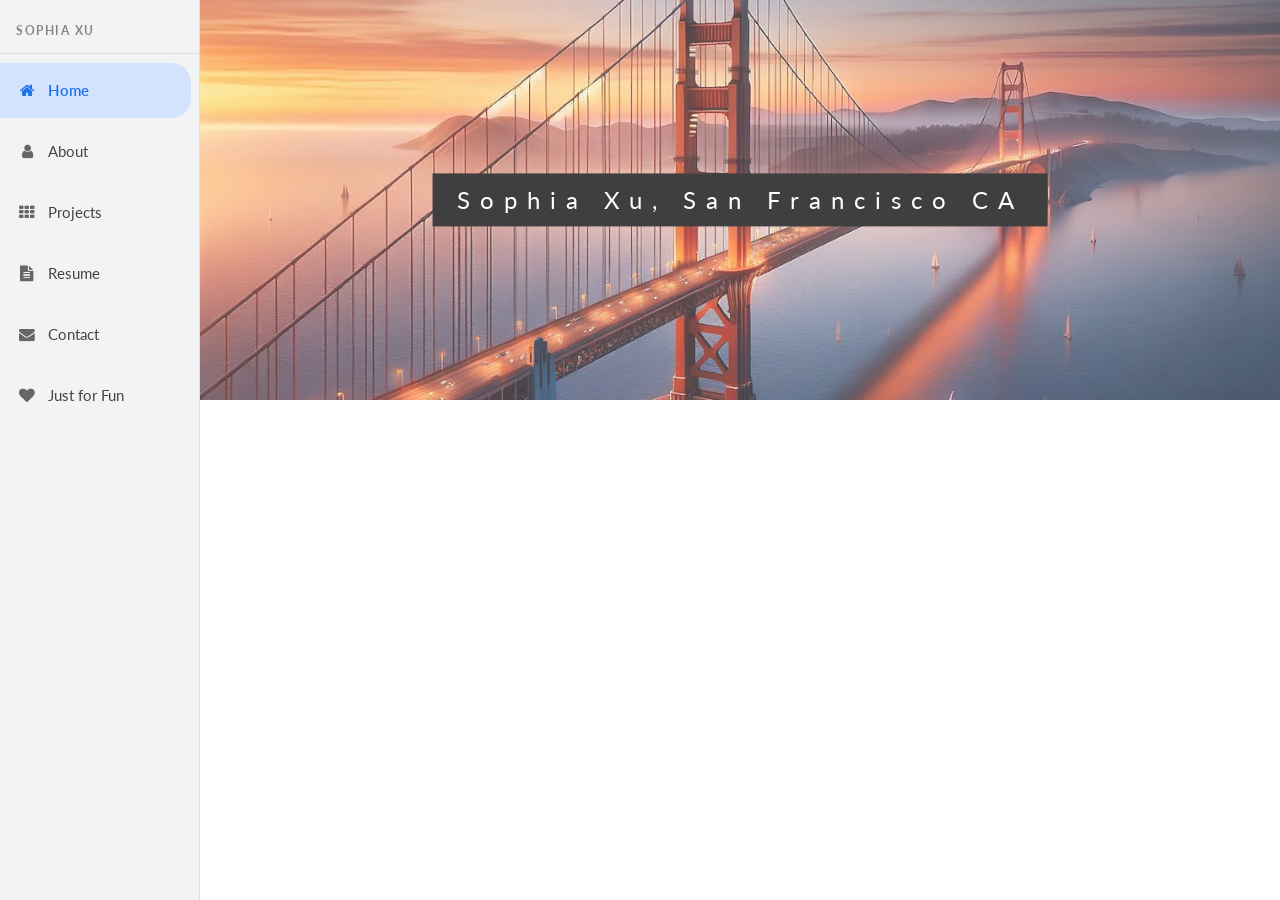
<file: index.html>
<!DOCTYPE html>
<html>
<title>Sophia Xu</title>
<meta charset="UTF-8">
<meta name="viewport" content="width=device-width, initial-scale=1">
<link rel="stylesheet" href="https://www.w3schools.com/w3css/4/w3.css">
<link rel="stylesheet" href="https://fonts.googleapis.com/css?family=Lato">
<link rel="stylesheet" href="https://cdnjs.cloudflare.com/ajax/libs/font-awesome/4.7.0/css/font-awesome.min.css">
<link rel="stylesheet" href="main.css">

<body>

  <!-- Hamburger button for mobile -->
  <button class="hamburger" onclick="toggleSidebar()">
    <i class="fa fa-bars"></i>
  </button>

  <div class="page-wrapper">

    <!-- Vertical tab sidebar -->
    <nav class="tab-sidebar" id="sidebar">
      <div class="sidebar-header">Sophia Xu</div>
      <a href="#" onclick="return showSection('home')" id="tab-home"><i class="fa fa-home"></i> Home</a>
      <a href="#" onclick="return showSection('about')" id="tab-about"><i class="fa fa-user"></i> About</a>
      <a href="#" onclick="return showSection('portfolio')" id="tab-portfolio"><i class="fa fa-th"></i> Projects</a>
      <a href="#" onclick="return showSection('resume')" id="tab-resume"><i class="fa fa-file-text"></i> Resume</a>
      <a href="#" onclick="return showSection('contact')" id="tab-contact"><i class="fa fa-envelope"></i> Contact</a>
      <a href="#" onclick="return showSection('funfacts')" id="tab-funfacts"><i class="fa fa-heart"></i> Just for Fun</a>
    </nav>

    <!-- Main content: one section visible at a time -->
    <div class="main-content">
      <section class="page-section" id="home"></section>
      <section class="page-section" id="about"></section>
      <section class="page-section" id="portfolio"></section>
      <section class="page-section" id="resume"></section>
      <section class="page-section" id="contact"></section>
      <section class="page-section" id="funfacts"></section>
    </div>

  </div>

  <script>
    const sections = ['home', 'about', 'portfolio', 'resume', 'contact', 'funfacts'];
    const loaded = {};

    async function showSection(id) {
      // Fetch and inject content the first time
      if (!loaded[id]) {
        const res = await fetch('sections/' + id + '.html');
        const html = await res.text();
        document.getElementById(id).innerHTML = html;
        loaded[id] = true;
      }

      // Hide all, show target
      sections.forEach(function(s) {
        document.getElementById(s).style.display = 'none';
        document.getElementById('tab-' + s).classList.remove('active');
      });
      document.getElementById(id).style.display = 'block';
      document.getElementById('tab-' + id).classList.add('active');

      closeSidebar();
      return false;
    }

    function toggleSidebar() {
      document.getElementById('sidebar').classList.toggle('open');
    }

    function closeSidebar() {
      document.getElementById('sidebar').classList.remove('open');
    }

    // Start on Home
    showSection('home');
  </script>

</body>
</html>
</file>
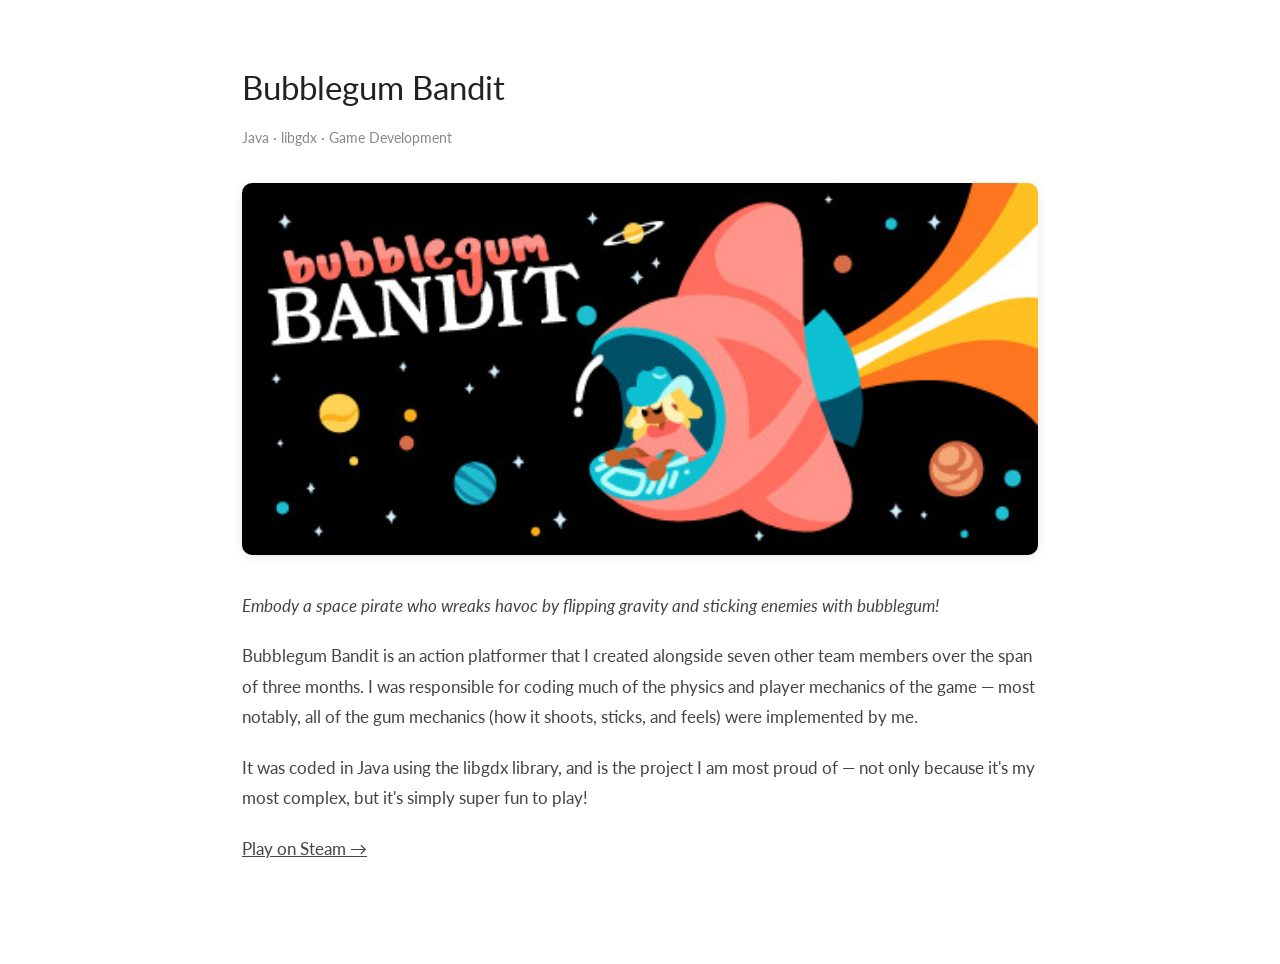
<file: pages/bubblegum-bandit.html>
<!DOCTYPE html>
<html>
<title>Bubblegum Bandit – Sophia Xu</title>
<meta charset="UTF-8">
<meta name="viewport" content="width=device-width, initial-scale=1">
<link rel="stylesheet" href="https://www.w3schools.com/w3css/4/w3.css">
<link rel="stylesheet" href="https://fonts.googleapis.com/css?family=Lato">
<link rel="stylesheet" href="https://cdnjs.cloudflare.com/ajax/libs/font-awesome/4.7.0/css/font-awesome.min.css">
<link rel="stylesheet" href="../main.css">
<body>
<div class="detail-page">
  <h1>Bubblegum Bandit</h1>
  <p class="detail-tags">Java &middot; libgdx &middot; Game Development</p>
  <div class="detail-images">
    <img src="../images/bubblegumBandit.jpeg" alt="Bubblegum Bandit">
  </div>
  <div class="detail-body">
    <p><em>Embody a space pirate who wreaks havoc by flipping gravity and sticking enemies with bubblegum!</em></p>
    <p>Bubblegum Bandit is an action platformer that I created alongside seven other team members over the span
      of three months. I was responsible for coding much of the physics and player mechanics of the game —
      most notably, all of the gum mechanics (how it shoots, sticks, and feels) were implemented by me.</p>
    <p>It was coded in Java using the libgdx library, and is the project I am most proud of — not only because
      it's my most complex, but it's simply super fun to play!</p>
    <p><a href="https://store.steampowered.com/app/2460680/Bubblegum_Bandit/" target="_blank" class="w3-hover-text-green">Play on Steam →</a></p>
  </div>
</div>
</body>
</html>
</file>
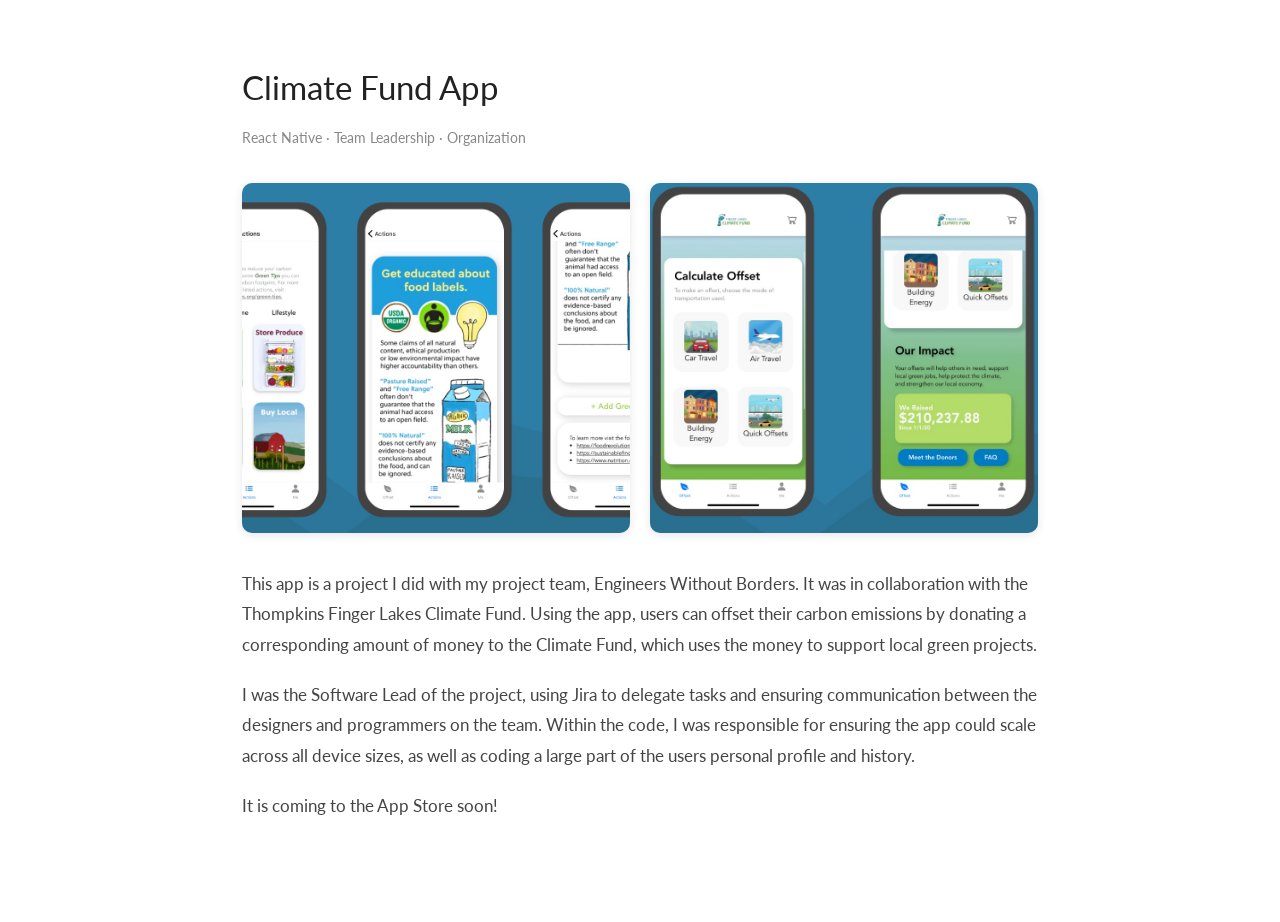
<file: pages/climate-fund.html>
<!DOCTYPE html>
<html>
<title>Climate Fund App – Sophia Xu</title>
<meta charset="UTF-8">
<meta name="viewport" content="width=device-width, initial-scale=1">
<link rel="stylesheet" href="https://www.w3schools.com/w3css/4/w3.css">
<link rel="stylesheet" href="https://fonts.googleapis.com/css?family=Lato">
<link rel="stylesheet" href="https://cdnjs.cloudflare.com/ajax/libs/font-awesome/4.7.0/css/font-awesome.min.css">
<link rel="stylesheet" href="../main.css">
<body>
<div class="detail-page">
  <h1>Climate Fund App</h1>
  <p class="detail-tags">React Native &middot; Team Leadership &middot; Organization</p>
  <div class="detail-images">
    <img src="../images/appScreenshot.jpg" alt="Climate Fund App Screenshot">
    <img src="../images/react.jpg" alt="React Native">
  </div>
  <div class="detail-body">
    <p>This app is a project I did with my project team, Engineers Without Borders. It was in collaboration
      with the Thompkins Finger Lakes Climate Fund. Using the app, users can offset their carbon emissions by
      donating a corresponding amount of money to the Climate Fund, which uses the money to support local
      green projects.</p>
    <p>I was the Software Lead of the project, using Jira to delegate tasks and ensuring communication between
      the designers and programmers on the team. Within the code, I was responsible for ensuring the app could
      scale across all device sizes, as well as coding a large part of the users personal profile and history.</p>
    <p>It is coming to the App Store soon!</p>
  </div>
</div>
</body>
</html>
</file>
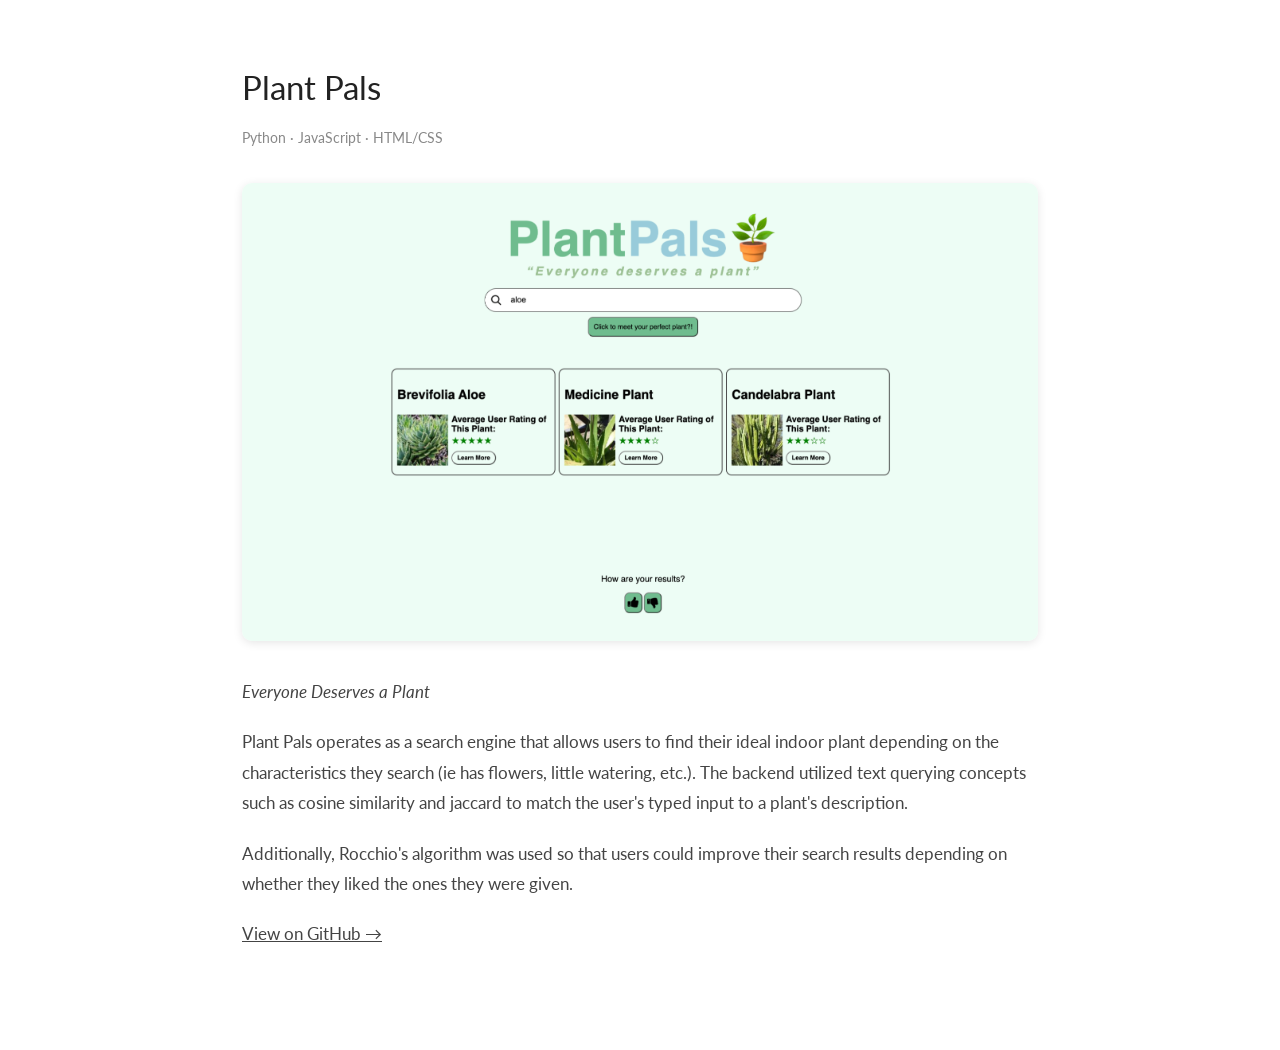
<file: pages/plant-pals.html>
<!DOCTYPE html>
<html>
<title>Plant Pals – Sophia Xu</title>
<meta charset="UTF-8">
<meta name="viewport" content="width=device-width, initial-scale=1">
<link rel="stylesheet" href="https://www.w3schools.com/w3css/4/w3.css">
<link rel="stylesheet" href="https://fonts.googleapis.com/css?family=Lato">
<link rel="stylesheet" href="https://cdnjs.cloudflare.com/ajax/libs/font-awesome/4.7.0/css/font-awesome.min.css">
<link rel="stylesheet" href="../main.css">
<body>
<div class="detail-page">
  <h1>Plant Pals</h1>
  <p class="detail-tags">Python &middot; JavaScript &middot; HTML/CSS</p>
  <div class="detail-images">
    <img src="../images/plantPalThumb.png" alt="Plant Pals">
  </div>
  <div class="detail-body">
    <p><em>Everyone Deserves a Plant</em></p>
    <p>Plant Pals operates as a search engine that allows users to find their ideal indoor plant depending on
      the characteristics they search (ie has flowers, little watering, etc.). The backend utilized text
      querying concepts such as cosine similarity and jaccard to match the user's typed input to a plant's
      description.</p>
    <p>Additionally, Rocchio's algorithm was used so that users could improve their search results depending
      on whether they liked the ones they were given.</p>
    <p><a href="https://github.com/lyradsouza/4300-Plant-Pals" target="_blank" class="w3-hover-text-green">View on GitHub →</a></p>
  </div>
</div>
</body>
</html>
</file>
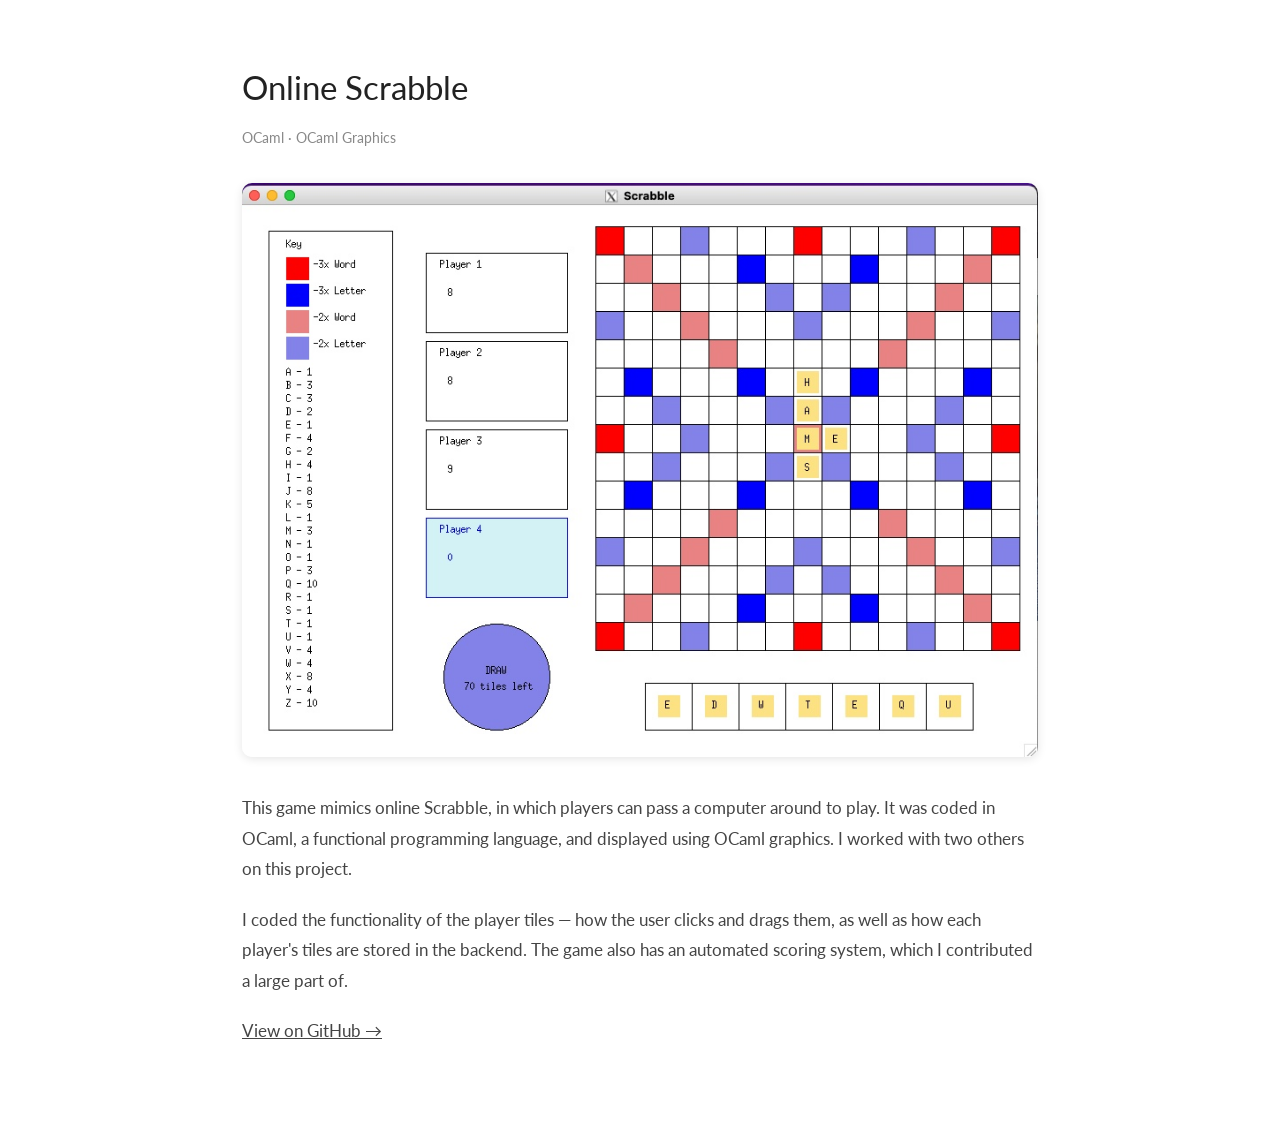
<file: pages/scrabble.html>
<!DOCTYPE html>
<html>
<title>Online Scrabble – Sophia Xu</title>
<meta charset="UTF-8">
<meta name="viewport" content="width=device-width, initial-scale=1">
<link rel="stylesheet" href="https://www.w3schools.com/w3css/4/w3.css">
<link rel="stylesheet" href="https://fonts.googleapis.com/css?family=Lato">
<link rel="stylesheet" href="https://cdnjs.cloudflare.com/ajax/libs/font-awesome/4.7.0/css/font-awesome.min.css">
<link rel="stylesheet" href="../main.css">
<body>
<div class="detail-page">
  <h1>Online Scrabble</h1>
  <p class="detail-tags">OCaml &middot; OCaml Graphics</p>
  <div class="detail-images">
    <img src="../images/Scrabble.jpg" alt="Online Scrabble">
  </div>
  <div class="detail-body">
    <p>This game mimics online Scrabble, in which players can pass a computer around to play. It was coded in
      OCaml, a functional programming language, and displayed using OCaml graphics. I worked with two others
      on this project.</p>
    <p>I coded the functionality of the player tiles — how the user clicks and drags them, as well as how each
      player's tiles are stored in the backend. The game also has an automated scoring system, which I
      contributed a large part of.</p>
    <p><a href="https://github.com/sophiahxu/Online_scrabble" target="_blank" class="w3-hover-text-green">View on GitHub →</a></p>
  </div>
</div>
</body>
</html>
</file>
<file: main.css>
* {
  box-sizing: border-box;
  margin: 0;
  padding: 0;
}

body,
h1, h2, h3, h4, h5, h6 {
  font-family: "Lato", sans-serif;
}

body, html {
  height: 100%;
  color: #555;
  line-height: 1.8;
  background: #fff;
}

/* ── Layout ────────────────────────────────────────────── */
.page-wrapper {
  min-height: 100vh;
}

/* ── Vertical tab sidebar ───────────────────────────────── */
.tab-sidebar {
  width: 200px;
  min-width: 200px;
  background: #f1f3f4;
  border-right: 1px solid #ddd;
  display: flex;
  flex-direction: column;
  position: fixed;
  top: 0;
  left: 0;
  height: 100vh;
  overflow-y: auto;
  z-index: 100;
}

.tab-sidebar .sidebar-header {
  padding: 20px 16px 12px;
  font-size: 0.78em;
  font-weight: 700;
  letter-spacing: 1.5px;
  color: #888;
  text-transform: uppercase;
  border-bottom: 1px solid #ddd;
  margin-bottom: 6px;
}

.tab-sidebar a {
  display: flex;
  align-items: center;
  gap: 12px;
  padding: 14px 18px;
  font-size: 1em;
  color: #444;
  text-decoration: none;
  border-radius: 0 20px 20px 0;
  margin: 3px 8px 3px 0;
  transition: background 0.15s, color 0.15s;
  white-space: nowrap;
}

.tab-sidebar a i {
  font-size: 1.05em;
  width: 18px;
  text-align: center;
  color: #666;
  flex-shrink: 0;
}

.tab-sidebar a:hover {
  background: #e2e5e8;
  color: #111;
}

.tab-sidebar a.active,
.tab-sidebar a:focus {
  background: #d3e3fd;
  color: #1a73e8;
  font-weight: 600;
}

.tab-sidebar a.active i {
  color: #1a73e8;
}

/* ── Main content ───────────────────────────────────────── */
.main-content {
  margin-left: 200px;
}

/* ── Sections (one shown at a time) ────────────────────── */
.page-section {
  display: none;
  width: 100%;
  min-height: 100vh;
  background: #fff;
}

/* ── Hero image ─────────────────────────────────────────── */
.bgimg-1 {
  background-image: url('images/golden-gate.jpg');
  background-attachment: fixed;
  background-position: center;
  background-repeat: no-repeat;
  background-size: cover;
  min-height: 100vh;
  width: 100%;
}

.bgimg-2 {
  background-image: url("images/Cornell_img.jpg");
  background-attachment: fixed;
  background-position: center;
  background-repeat: no-repeat;
  background-size: cover;
  min-height: 400px;
}

.bgimg-3 {
  background-image: url("images/Falls.jpg");
  background-attachment: fixed;
  background-position: center;
  background-repeat: no-repeat;
  background-size: cover;
  min-height: 400px;
}

@media only screen and (max-device-width: 1600px) {
  .bgimg-1, .bgimg-2, .bgimg-3 {
    background-attachment: scroll;
    min-height: 400px;
  }
}

.w3-wide { letter-spacing: 10px; }
.w3-hover-opacity { cursor: pointer; }

/* ── Projects ───────────────────────────────────────────── */
.projects-category-label {
  margin: 40px 0 20px;
  padding-left: 12px;
  border-left: 4px solid #1a73e8;
  color: #333;
  letter-spacing: 1.5px;
  text-transform: uppercase;
  font-size: 1.2em;
  font-weight: 700;
}

.projects-grid {
  display: grid;
  grid-template-columns: repeat(2, 1fr);
  gap: 24px;
  margin-bottom: 16px;
}

.project-card {
  cursor: pointer;
  border-radius: 14px;
  overflow: hidden;
  box-shadow: 0 2px 10px rgba(0,0,0,0.10);
  transition: transform 0.2s, box-shadow 0.2s;
  position: relative;
}

.project-card:hover {
  transform: translateY(-6px);
  box-shadow: 0 12px 32px rgba(0,0,0,0.18);
}

.project-card:hover img {
  filter: brightness(0.75);
}

.project-card img {
  width: 100%;
  height: 280px;
  object-fit: cover;
  display: block;
  transition: filter 0.2s;
}

.project-card-body {
  position: absolute;
  bottom: 0;
  left: 0;
  right: 0;
  padding: 20px 24px;
  background: linear-gradient(transparent, rgba(0,0,0,0.55));
}

.project-card-body h4 {
  margin: 0 0 2px;
  color: #fff;
  font-size: 1.1em;
  font-weight: 600;
}

.project-card-body p {
  margin: 0;
  font-size: 0.8em;
  color: rgba(255,255,255,0.8);
}

/* ── Project modals ─────────────────────────────────────── */
@keyframes modalFadeIn {
  from { opacity: 0; transform: scale(0.95) translateY(16px); }
  to   { opacity: 1; transform: scale(1)    translateY(0);    }
}

.w3-modal-content {
  border-radius: 16px !important;
  overflow: hidden;
  animation: modalFadeIn 0.25s ease;
}

/* ── Resume ─────────────────────────────────────────────── */
.resume-container {
  width: 100%;
  height: 100vh;
}

.resume-container iframe {
  width: 100%;
  height: 100%;
  border: none;
}

/* ── About ───────────────────────────────────────────────── */
.about-body {
  max-width: 780px;
  margin: 0 auto;
  font-size: 1.2em;
  line-height: 1.9;
  color: #444;
}

.about-body p {
  margin-bottom: 1.4em;
}

.about-heading {
  font-size: 2em;
  font-weight: 700;
  color: #555;
  text-align: center;
  margin-bottom: 28px;
  line-height: 1.3;
}

.about-photo {
  display: block;
  width: 100%;
  margin-bottom: 32px;
  box-shadow: 0 4px 16px rgba(0,0,0,0.12);
}

/* ── Just for Fun ───────────────────────────────────────── */
.fun-grid {
  display: grid;
  grid-template-columns: repeat(3, 1fr);
  gap: 28px;
  max-width: 1100px;
  margin: 0 auto;
}

.fun-card {
  cursor: pointer;
  border-radius: 14px;
  overflow: hidden;
  box-shadow: 0 2px 10px rgba(0,0,0,0.10);
  transition: transform 0.2s, box-shadow 0.2s;
  position: relative;
}

.fun-card:hover {
  transform: translateY(-6px);
  box-shadow: 0 12px 32px rgba(0,0,0,0.18);
}

.fun-card:hover .fun-card-img {
  filter: brightness(0.75);
}

.fun-card-img {
  height: 380px;
  background-size: cover;
  background-position: center;
  transition: filter 0.2s;
}

.fun-placeholder-sketching { background: #d6cfc7; }
.fun-placeholder-painting  { background: #c7d0c9; }
.fun-placeholder-sf        { background: #c7ccd6; }

.fun-card-label {
  position: absolute;
  bottom: 0;
  left: 0;
  right: 0;
  padding: 20px 24px;
  background: linear-gradient(transparent, rgba(0,0,0,0.55));
  color: #fff;
  font-size: 1.3em;
  font-weight: 600;
  letter-spacing: 0.5px;
}

.fun-modal-content {
  padding: 32px;
  max-width: 800px;
  margin: auto;
}

/* ── Detail pages ───────────────────────────────────────── */
.detail-page {
  max-width: 860px;
  margin: 0 auto;
  padding: 48px 32px 80px;
  font-family: "Lato", sans-serif;
  color: #444;
}


.detail-page h1 {
  font-size: 2.2em;
  color: #222;
  margin-bottom: 8px;
}

.detail-tags {
  color: #888;
  font-size: 0.95em;
  margin-bottom: 32px;
}

.detail-images {
  display: flex;
  gap: 20px;
  margin-bottom: 36px;
  flex-wrap: wrap;
}

.detail-images img {
  border-radius: 10px;
  max-width: 100%;
  flex: 1;
  min-width: 200px;
  object-fit: cover;
  box-shadow: 0 2px 10px rgba(0,0,0,0.1);
}

.detail-body {
  font-size: 1.1em;
  line-height: 1.85;
}

.detail-body p { margin-bottom: 1.2em; }

.gallery-grid {
  display: grid;
  grid-template-columns: repeat(auto-fill, minmax(260px, 1fr));
  gap: 20px;
}

.gallery-grid img {
  width: 100%;
  border-radius: 10px;
  object-fit: cover;
  box-shadow: 0 2px 8px rgba(0,0,0,0.1);
}

/* ── Mobile ─────────────────────────────────────────────── */
.hamburger {
  display: none;
  position: fixed;
  top: 12px;
  left: 12px;
  z-index: 200;
  background: #f1f3f4;
  border: 1px solid #ddd;
  color: #444;
  padding: 8px 12px;
  font-size: 1em;
  cursor: pointer;
  border-radius: 6px;
}

@media (max-width: 768px) {
  .tab-sidebar {
    transform: translateX(-200px);
    transition: transform 0.25s ease;
  }

  .tab-sidebar.open {
    transform: translateX(0);
    box-shadow: 4px 0 16px rgba(0,0,0,0.15);
  }

  .main-content {
    margin-left: 0;
  }

  .hamburger {
    display: block;
  }
}
</file>
